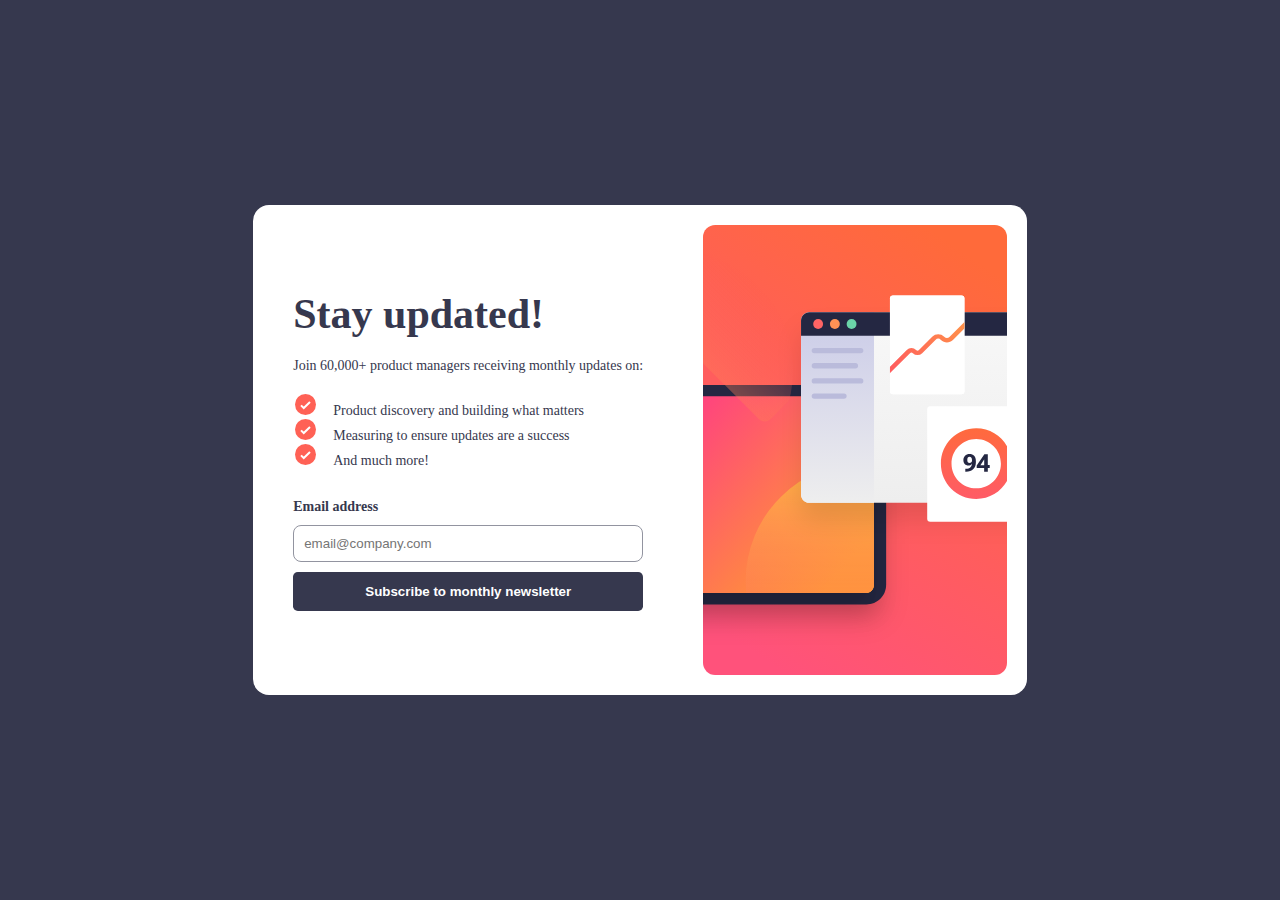
<file: index.html>
<!DOCTYPE html>
<html lang="en">
<head>
  <meta charset="UTF-8">
  <meta name="viewport" content="width=device-width, initial-scale=1.0"> <!-- displays site properly based on user's device -->

  <link rel="icon" type="image/png" sizes="32x32" href="./assets/images/favicon-32x32.png">
  
  <title>Frontend Mentor | Newsletter sign-up form with success message</title>

  <script src="./main.js"></script>
  <link rel="stylesheet" href="./styles.css">
  
</head>
<body>

  <main>
    <div class="card">
      <div class="card__body">
        <h1>Stay updated!</h1>

        <p>Join 60,000+ product managers receiving monthly updates on:</p> 
      
        <ul>
          <li>Product discovery and building what matters</li>
          <li>Measuring to ensure updates are a success</li>
          <li>And much more!</li>
        </ul>
        
        
        
      <div class="card__body-email-form">
        <label for="email"><strong>Email address</strong></label>
        <input type="text" id="email" placeholder="email@company.com">
        <button id="email-button">Subscribe to monthly newsletter</button>
        <span class="error" id="span-error">error</span>
      </div>
        
      </div>
    
    <div class="card__img">
      <img src="./assets/images/illustration-sign-up-desktop.svg" alt="">
    </div>
  </main>

  <div class="overlay" id="overlay"></div>

  <div class="card-popup"  id="card-popup">
    <div class="icon">
        <img src="./assets/images/icon-success.svg" alt="">
    </div>

    <h1>Thanks for subscribing!</h1>
    <p>
        A confirmation email has been sent to <strong>ash@loremcompany.com</strong>. 
        Please open it and click the button inside to confirm your subscription.
    </p>

    <div class="card-popup_button">
        <button onClick="closePopup()">Dismiss message</button>
    </div>
</div>

  <!-- Sign-up form start -->

 

  <!-- Sign-up form end -->

  <!-- Success message start -->

  <!-- Thanks for subscribing!

 

  Dismiss message -->

  <!-- Success message end -->
  
  
</body>
</html>
</file>
<file: styles.css>
@font-face {
    font-family: 'Roboto';
    src: './assets/fonts/Roboto-Regular.ttf';
}

:root {
    --ff:Roboto;
    --fw-normal: 400;
    --fw-bold: 700;

    --fs-normal: 16px;
    --fs-sm: 14px;

    --color-Tomato: hsl(4, 100%, 67%);
    
    --color-Dark-Slate-Grey: hsl(234, 29%, 20%);
    --color-Charcoal-Grey: hsl(235, 18%, 26%);
    --color-Grey: hsl(231, 7%, 60%);
    --color-White: hsl(0, 0%, 100%);

    --radius: 1rem;

}

* {
    box-sizing: border-box;
    margin: 0;
    padding: 0;
}

body {
    font-family: var(--ff);
    font-weight: var(--fw-normal);
    background: var(--color-Charcoal-Grey);

    display: flex;
    align-items: center;
    justify-content: center;
    height: 100vh;

}

.card {
    /* display:flex;
    justify-content: space-between;
    align-items: center; */
    display: grid;
    gap: 40px;
    grid-template-columns: auto auto;

    background: var(--color-White);

    padding: 20px;
    border-radius: var(--radius);
    /* max-width: 800px; */

    color: var(--color-Charcoal-Grey);
    font-size: var(--fs-sm);

}

h1 {
    font-size: 42px;
    margin: 0 0 20px 0;
}


.card__body p {
    font-size: var(--fs-sm);
    margin: 0 0 20px 0;
}

.card__body ul {
    margin: 0 0 30px 30px;
    list-style: none;
    list-style-image: url('./assets/images/icon-list.svg');
    
}


.card__body ul li {
    padding-left: 10px;
    /* display: block; */
    
}

.card__img {
    display: flex;
    align-items: center;
    justify-content: end;
}

.card__img img {
    height: 450px;
}

.card__body {
    display: flex;
    justify-content: center;
    flex-direction: column;
    padding: 20px;
}

.card__body button{
    background: var(--color-Charcoal-Grey);
    padding: 12px 30px;
    color: var(--color-White);
    font-weight: var(--fw-bold);
    border: 0;
    cursor: pointer;
    border-radius: 0.3rem;
}

.card__body-email-form {
    display: flex;
    justify-content: center;
    flex-direction: column;

}

.card__body-email-form input {
    padding: 10px;
    margin: 10px 0;
    border-radius: 0.5rem;
    border: 1px solid var(--color-Grey);

}

.error {
    padding: 10px 0;
    color: var(--color-Tomato);
    display: none;
}


.card-popup {
    background: var(--color-White);
    padding: 30px;
    border-radius: var(--radius);
    max-width: 500px;
    display: grid;
    gap: 30px;
    grid-template-columns: 1fr;
    color: var(--color-Dark-Slate-Grey);
    display: none;
    position: absolute;
    z-index: 2;
}


.card-popup button {
    background: var(--color-Charcoal-Grey);
    padding: 12px 30px;
    color: var(--color-White);
    font-weight: var(--fw-bold);
    border: 0;
    cursor: pointer;
    border-radius: 0.3rem;
    width:100%;
}

.overlay {
    position: absolute;
    width:100%;
    height:100%;
    background: var(--color-Charcoal-Grey);
    z-index:2;
    opacity: 80%;
    display: none;
}
</file>
